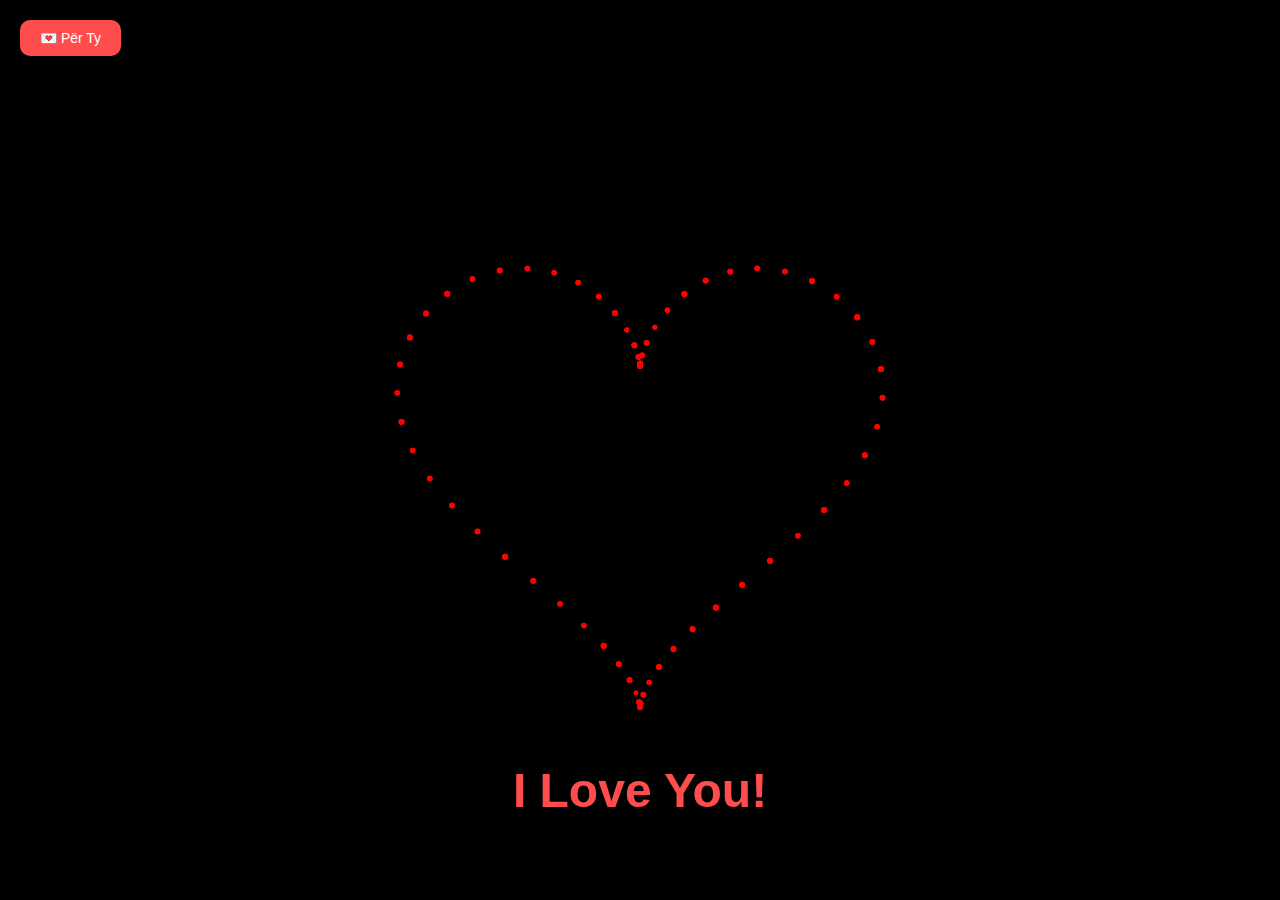
<file: index.html>
<!DOCTYPE html>
<html lang="en">
<head>
  <meta charset="UTF-8">
  <title>I Love You</title>
  <style>
    body {
      margin: 0;
      background-color: black;
      overflow: hidden;
      font-family: 'Arial', sans-serif;
    }

    canvas {
      display: block;
    }

    h1 {
      position: absolute;
      bottom: 50px;
      width: 100%;
      text-align: center;
      color: #ff4d4d;
      font-size: 48px;
      animation: glow 2s infinite alternate;
    }

    @keyframes glow {
      from { text-shadow: 0 0 10px red; }
      to { text-shadow: 0 0 30px red, 0 0 60px pink; }
    }

    button {
      position: absolute;
      top: 20px;
      background: #ff4d4d;
      border: none;
      color: white;
      padding: 10px 20px;
      font-size: 14px;
      border-radius: 10px;
      cursor: pointer;
      transition: background 0.3s;
      z-index: 10;
    }

    button:hover {
      background: #ff1a1a;
    }

    #toggleMusic { right: 20px; }
    #showMessage { left: 20px; }
    #shareBtn { top: 70px; left: 20px; }

    #secretMessage {
      position: absolute;
      top: 40%;
      left: 50%;
      transform: translate(-50%, -50%);
      background: rgba(255, 0, 100, 0.9);
      padding: 30px;
      border-radius: 15px;
      color: white;
      font-size: 24px;
      display: none;
      z-index: 20;
      animation: fadeIn 1s ease-in-out;
    }

    @keyframes fadeIn {
      from { opacity: 0; transform: translate(-50%, -60%); }
      to { opacity: 1; transform: translate(-50%, -50%); }
    }

    .emoji {
      position: absolute;
      top: -50px;
      font-size: 24px;
      animation: fall 5s linear infinite;
    }

    @keyframes fall {
      0% { transform: translateY(0); }
      100% { transform: translateY(100vh); opacity: 0; }
    }
  </style>
</head>
<body>

<canvas id="canvas"></canvas>
<h1>I Love You!</h1>

<!-- Butonat -->
<button id="showMessage">💌 Për Ty</button>
<!-- Mesazhi Sekret -->
<div id="secretMessage">Mke ndryshu jeten klea te dua shum 🥹🫀</div>

<script>
  const canvas = document.getElementById('canvas');
  const ctx = canvas.getContext('2d');
  canvas.width = window.innerWidth;
  canvas.height = window.innerHeight;

  let mouse = {
    x: canvas.width / 2,
    y: canvas.height / 2
  };

  const heartShape = () => {
    let points = [];
    for (let t = 0; t < Math.PI * 2; t += 0.1) {
      let x = 16 * Math.pow(Math.sin(t), 3);
      let y = -(13 * Math.cos(t) - 5 * Math.cos(2 * t) - 2 * Math.cos(3 * t) - Math.cos(4 * t));
      points.push({x: x, y: y});
    }
    return points;
  };

  const heart = heartShape();
  const particles = [];

  for (let i = 0; i < 1000; i++) {
    let p = heart[Math.floor(Math.random() * heart.length)];
    particles.push({
      x: canvas.width / 2 + p.x * 15,
      y: canvas.height / 2 + p.y * 15,
      size: Math.random() * 2 + 1,
      baseX: canvas.width / 2 + p.x * 15,
      baseY: canvas.height / 2 + p.y * 15
    });
  }

  function animate() {
    ctx.clearRect(0, 0, canvas.width, canvas.height);
    for (let i = 0; i < particles.length; i++) {
      let dx = mouse.x - particles[i].x;
      let dy = mouse.y - particles[i].y;
      let distance = Math.sqrt(dx * dx + dy * dy);
      let force = Math.min(150 / distance, 6);

      let angle = Math.atan2(dy, dx);

      particles[i].x -= Math.cos(angle) * force * 0.2;
      particles[i].y -= Math.sin(angle) * force * 0.2;

      particles[i].x += (particles[i].baseX - particles[i].x) * 0.03;
      particles[i].y += (particles[i].baseY - particles[i].y) * 0.03;

      ctx.beginPath();
      ctx.arc(particles[i].x, particles[i].y, particles[i].size, 0, Math.PI * 2);
      ctx.fillStyle = 'red';
      ctx.fill();
    }
    requestAnimationFrame(animate);
  }

  animate();

  window.addEventListener('resize', () => {
    canvas.width = window.innerWidth;
    canvas.height = window.innerHeight;
  });

  window.addEventListener('mousemove', (e) => {
    mouse.x = e.x;
    mouse.y = e.y;
  });

  // Muzika
  const music = document.getElementById("bgMusic");
  const btn = document.getElementById("toggleMusic");
  let playing = true;

  music.volume = 0.4;
  music.play();

  btn.addEventListener("click", () => {
    if (playing) {
      music.pause();
      btn.textContent = "🔈 Luaj Muzikën";
    } else {
      music.play();
      btn.textContent = "🔊 Ndalo Muzikën";
    }
    playing = !playing;
  });

  // Mesazhi Sekret
  const msgBtn = document.getElementById("showMessage");
  const secret = document.getElementById("secretMessage");

  msgBtn.addEventListener("click", () => {
    secret.style.display = "block";
    setTimeout(() => {
      secret.style.display = "none";
    }, 4000);
  });

  // Ndaj ne WhatsApp
  const shareBtn = document.getElementById("shareBtn");
  shareBtn.addEventListener("click", () => {
    const url = encodeURIComponent(window.location.href);
    const text = encodeURIComponent("Shiko këtë faqe që krijova për ty ❤️: ");
    window.open(`https://wa.me/?text=${text}${url}`, '_blank');
  });

  // Emoji dashurie
  function createEmoji() {
    const emoji = document.createElement('div');
    emoji.classList.add('emoji');
    emoji.innerText = "💖";
    emoji.style.left = Math.random() * window.innerWidth + "px";
    emoji.style.animationDuration = (Math.random() * 3 + 3) + "s";
    document.body.appendChild(emoji);

    setTimeout(() => {
      emoji.remove();
    }, 6000);
  }

  setInterval(createEmoji, 500);
</script>

</body>
</html>
</file>
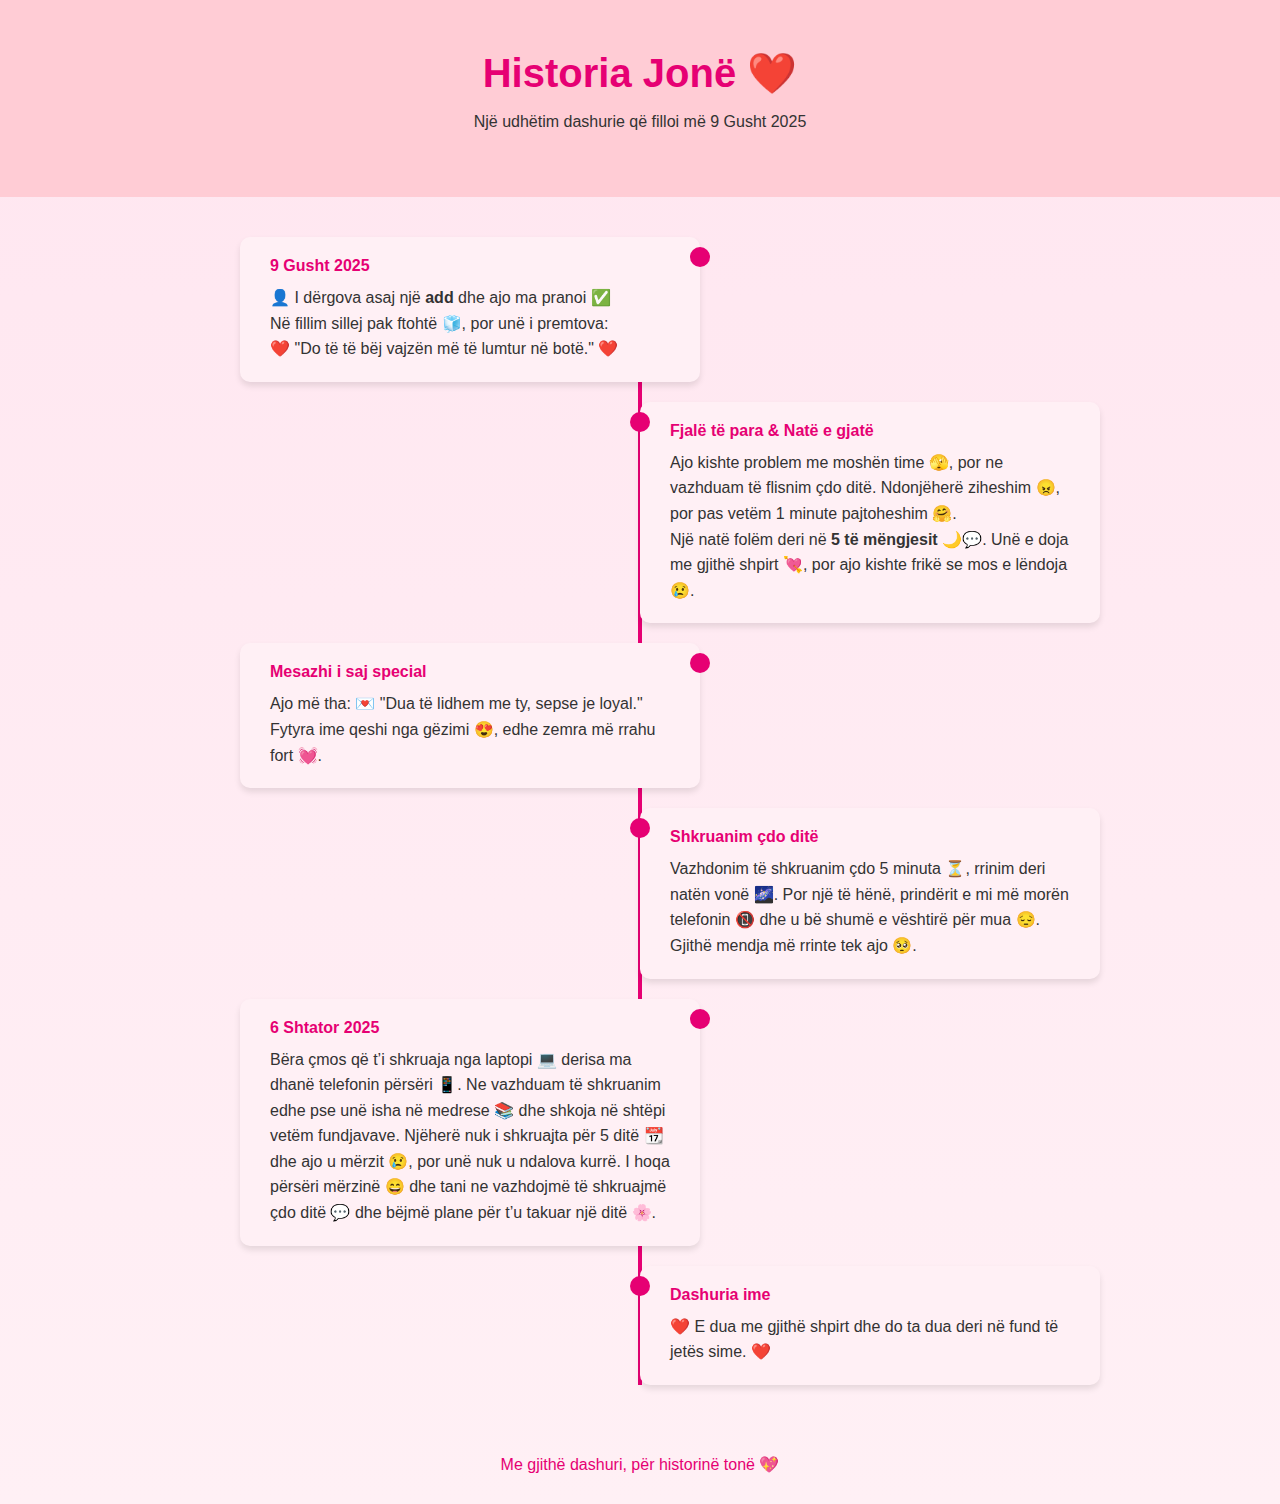
<file: historia.html>
<!DOCTYPE html>
<html lang="en">
<head>
    <meta charset="UTF-8">
    <meta name="viewport" content="width=device-width, initial-scale=1.0">
    <title>Historia Jonë ❤️</title>
    <style>
        body {
            font-family: 'Arial', sans-serif;
            background: linear-gradient(to bottom, #ffe6f0, #fff0f5);
            color: #333;
            margin: 0;
            padding: 0;
        }
        header {
            background-color: #ffccd5;
            text-align: center;
            padding: 50px 20px;
        }
        header h1 {
            font-size: 2.5em;
            margin: 0;
            color: #e60073;
        }
        .timeline {
            width: 90%;
            max-width: 800px;
            margin: 40px auto;
            position: relative;
        }
        .timeline::before {
            content: '';
            position: absolute;
            left: 50%;
            top: 0;
            bottom: 0;
            width: 4px;
            background: #e60073;
            transform: translateX(-50%);
        }
        .event {
            padding: 20px 30px;
            position: relative;
            width: 50%;
            background: #fff0f5;
            border-radius: 10px;
            margin: 20px 0;
            box-shadow: 0 4px 6px rgba(0,0,0,0.1);
        }
        .event:nth-child(odd) {
            left: 0;
        }
        .event:nth-child(even) {
            left: 50%;
        }
        .event::before {
            content: '';
            position: absolute;
            width: 20px;
            height: 20px;
            background: #e60073;
            border-radius: 50%;
            top: 20px;
            transform: translateY(-50%);
        }
        .event:nth-child(odd)::before {
            right: -10px;
        }
        .event:nth-child(even)::before {
            left: -10px;
        }
        .date {
            font-weight: bold;
            color: #e60073;
            margin-bottom: 10px;
        }
        .event p {
            margin: 0;
            line-height: 1.6;
        }
        footer {
            text-align: center;
            padding: 30px;
            color: #e60073;
        }
    </style>
</head>
<body>
    <header>
        <h1>Historia Jonë ❤️</h1>
        <p>Një udhëtim dashurie që filloi më 9 Gusht 2025</p>
    </header>

    <div class="timeline">
        <div class="event">
            <div class="date">9 Gusht 2025</div>
            <p>👤 I dërgova asaj një <strong>add</strong> dhe ajo ma pranoi ✅<br>
            Në fillim sillej pak ftohtë 🧊, por unë i premtova: <br>
            ❤️ "Do të të bëj vajzën më të lumtur në botë." ❤️</p>
        </div>

        <div class="event">
            <div class="date">Fjalë të para & Natë e gjatë</div>
            <p>Ajo kishte problem me moshën time 🫣, por ne vazhduam të flisnim çdo ditë.  
            Ndonjëherë ziheshim 😠, por pas vetëm 1 minute pajtoheshim 🤗.<br>
            Një natë folëm deri në <strong>5 të mëngjesit</strong> 🌙💬.  
            Unë e doja me gjithë shpirt 💘, por ajo kishte frikë se mos e lëndoja 😢.</p>
        </div>

        <div class="event">
            <div class="date">Mesazhi i saj special</div>
            <p>Ajo më tha: 💌 "Dua të lidhem me ty, sepse je loyal."  
            Fytyra ime qeshi nga gëzimi 😍, edhe zemra më rrahu fort 💓.</p>
        </div>

        <div class="event">
            <div class="date">Shkruanim çdo ditë</div>
            <p>Vazhdonim të shkruanim çdo 5 minuta ⏳, rrinim deri natën vonë 🌌.  
            Por një të hënë, prindërit e mi më morën telefonin 📵 dhe u bë shumë e vështirë për mua 😔.  
            Gjithë mendja më rrinte tek ajo 🥺.</p>
        </div>

        <div class="event">
            <div class="date">6 Shtator 2025</div>
            <p>Bëra çmos që t’i shkruaja nga laptopi 💻 derisa ma dhanë telefonin përsëri 📱.  
            Ne vazhduam të shkruanim edhe pse unë isha në medrese 📚 dhe shkoja në shtëpi vetëm fundjavave.  
            Njëherë nuk i shkruajta për 5 ditë 📆 dhe ajo u mërzit 😢, por unë nuk u ndalova kurrë.  
            I hoqa përsëri mërzinë 😄 dhe tani ne vazhdojmë të shkruajmë çdo ditë 💬 dhe bëjmë plane për t’u takuar një ditë 🌸.</p>
        </div>

        <div class="event">
            <div class="date">Dashuria ime</div>
            <p>❤️ E dua me gjithë shpirt dhe do ta dua deri në fund të jetës sime. ❤️</p>
        </div>
    </div>

    <footer>
        Me gjithë dashuri, për historinë tonë 💖
    </footer>
</body>
</html>
</file>
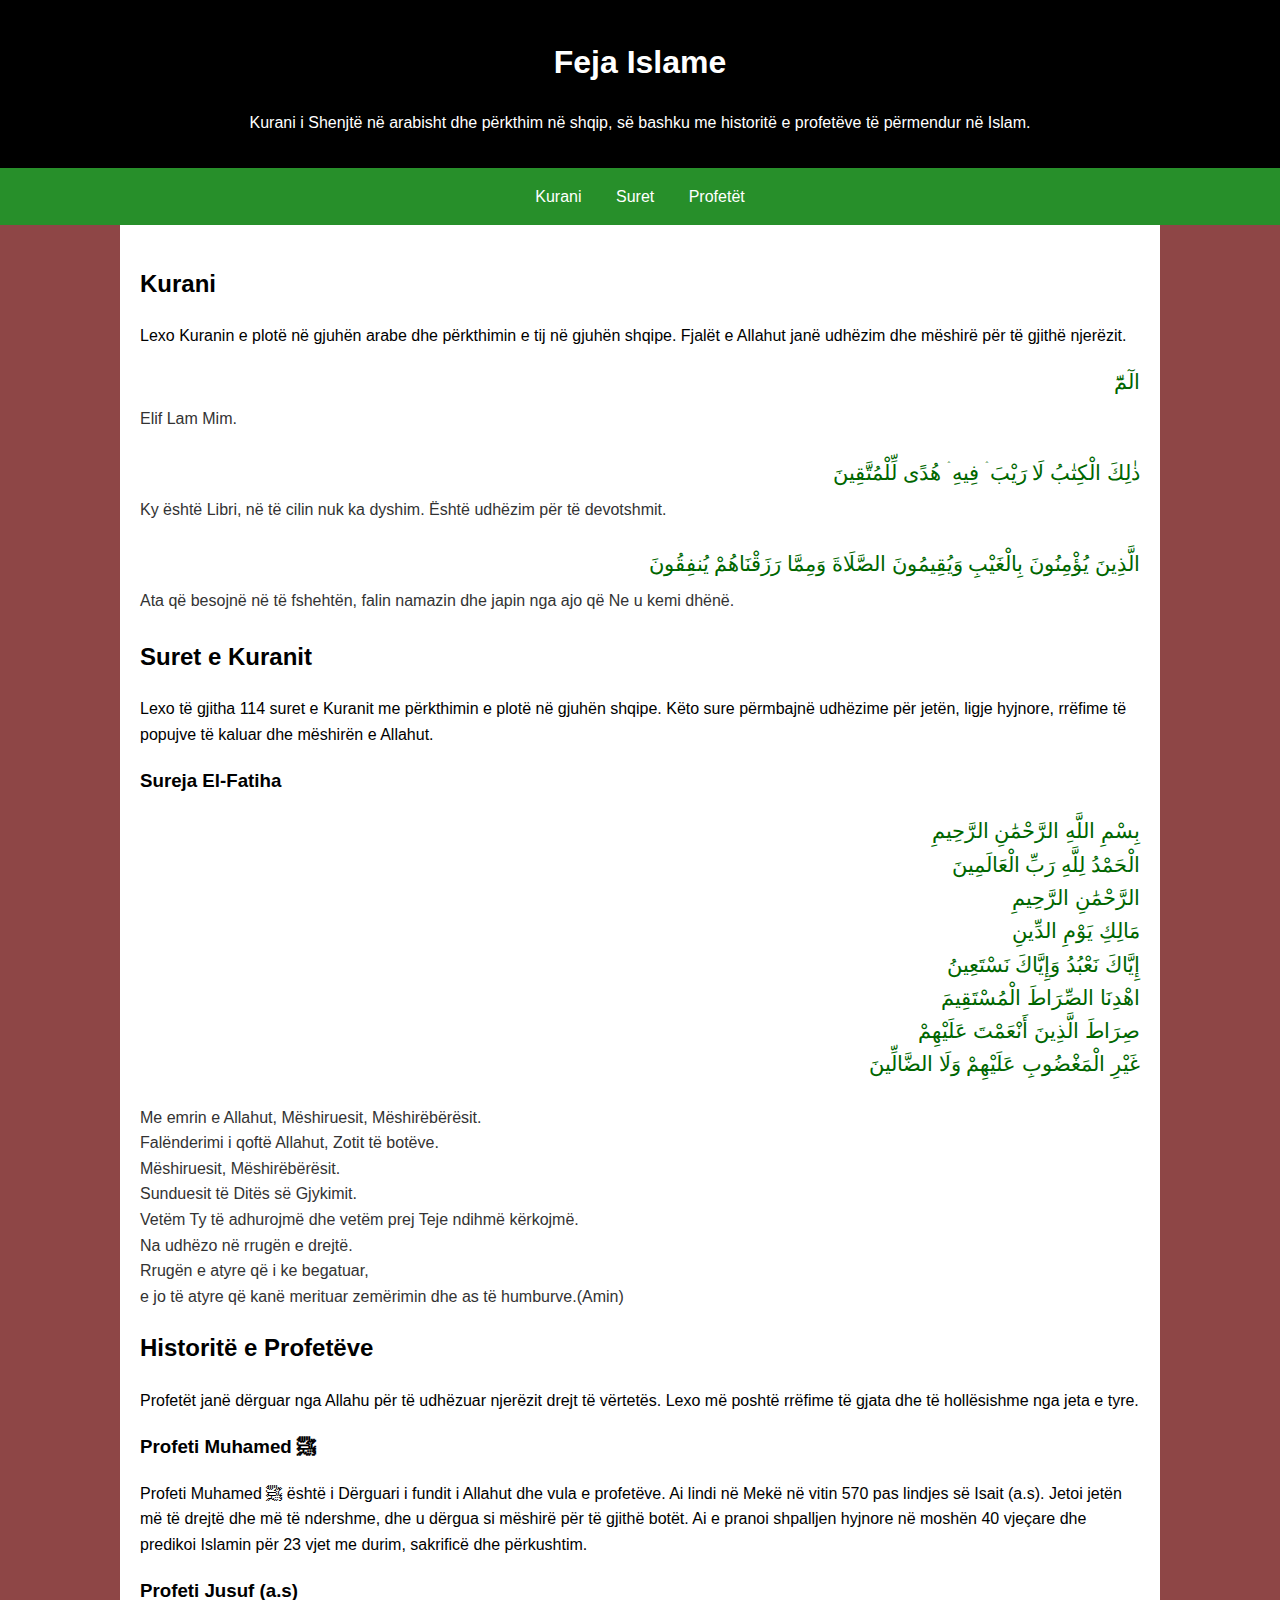
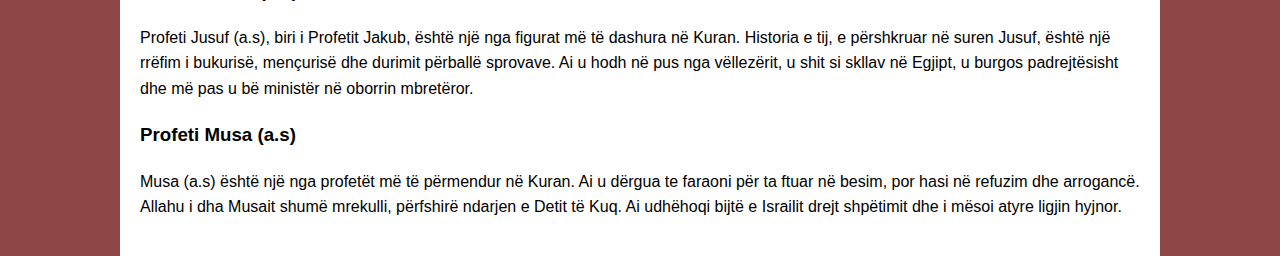
<file: muslim.html>
<!DOCTYPE html>
<html lang="en">
<head>
  <meta charset="UTF-8">
  <meta name="viewport" content="width=device-width, initial-scale=1.0">
  <title>Feja Islame - Kurani & Profetët</title>
  <style>
    body {
      font-family: Arial, sans-serif;
      background: #8e4646;
      margin: 0;
      padding: 0;
      line-height: 1.6;
    }
    header {
      background: #000000;
      color: rgb(255, 255, 255);
      padding: 1em 0;
      text-align: center;
    }
    nav {
      background: #278f2a;
      padding: 1em;
      text-align: center;
    }
    nav a {
      color: rgb(255, 255, 255);
      margin: 0 15px;
      text-decoration: none;
    }
    .container {
      padding: 20px;
      max-width: 1000px;
      margin: auto;
      background: rgb(255, 255, 255);
    }
    h2 {
      color: #000000;
    }
    .ayah {
      margin-bottom: 1.5em;
    }
    .arabic {
      font-size: 1.3em;
      color: #006600;
      direction: rtl;
      text-align: right;
    }
    .translation {
      color: #333;
      margin-top: 0.5em;
    }
  </style>
</head>
<body>
  <header>
    <h1>Feja Islame</h1>
    <p>Kurani i Shenjtë në arabisht dhe përkthim në shqip, së bashku me historitë e profetëve të përmendur në Islam.</p>
  </header>
  <nav>
    <a href="#kuran">Kurani</a>
    <a href="#suret">Suret</a>
    <a href="#profetet">Profetët</a>
  </nav>
  <div class="container">
    <section id="kuran">
      <h2>Kurani</h2>
      <p>Lexo Kuranin e plotë në gjuhën arabe dhe përkthimin e tij në gjuhën shqipe. Fjalët e Allahut janë udhëzim dhe mëshirë për të gjithë njerëzit.</p>
      <div class="ayah">
        <div class="arabic">الٓمّٓ</div>
        <div class="translation">Elif Lam Mim.</div>
      </div>
      <div class="ayah">
        <div class="arabic">ذٰلِكَ الْكِتٰبُ لَا رَيْبَ ۛ فِيهِ ۛ هُدًى لِّلْمُتَّقِينَ</div>
        <div class="translation">Ky është Libri, në të cilin nuk ka dyshim. Është udhëzim për të devotshmit.</div>
      </div>
      <div class="ayah">
        <div class="arabic">الَّذِينَ يُؤْمِنُونَ بِالْغَيْبِ وَيُقِيمُونَ الصَّلَاةَ وَمِمَّا رَزَقْنَاهُمْ يُنفِقُونَ</div>
        <div class="translation">Ata që besojnë në të fshehtën, falin namazin dhe japin nga ajo që Ne u kemi dhënë.</div>
      </div>
    </section>

    <section id="suret">
      <h2>Suret e Kuranit</h2>
      <p>Lexo të gjitha 114 suret e Kuranit me përkthimin e plotë në gjuhën shqipe. Këto sure përmbajnë udhëzime për jetën, ligje hyjnore, rrëfime të popujve të kaluar dhe mëshirën e Allahut.</p>
      <h3>Sureja El-Fatiha</h3>
<div class="ayah">
  <div class="arabic">
    بِسْمِ اللَّهِ الرَّحْمَٰنِ الرَّحِيمِ<br>
    الْحَمْدُ لِلَّهِ رَبِّ الْعَالَمِينَ<br>
    الرَّحْمَٰنِ الرَّحِيمِ<br>
    مَالِكِ يَوْمِ الدِّينِ<br>
    إِيَّاكَ نَعْبُدُ وَإِيَّاكَ نَسْتَعِينُ<br>
    اهْدِنَا الصِّرَاطَ الْمُسْتَقِيمَ<br>
    صِرَاطَ الَّذِينَ أَنْعَمْتَ عَلَيْهِمْ<br>
    غَيْرِ الْمَغْضُوبِ عَلَيْهِمْ وَلَا الضَّالِّينَ
  </div>
</div>
<div class="translation">
  Me emrin e Allahut, Mëshiruesit, Mëshirëbërësit.<br>
  Falënderimi i qoftë Allahut, Zotit të botëve.<br>
  Mëshiruesit, Mëshirëbërësit.<br>
  Sunduesit të Ditës së Gjykimit.<br>
  Vetëm Ty të adhurojmë dhe vetëm prej Teje ndihmë kërkojmë.<br>
  Na udhëzo në rrugën e drejtë.<br>
  Rrugën e atyre që i ke begatuar,<br>
  e jo të atyre që kanë merituar zemërimin dhe as të humburve.(Amin)
</div>

    <section id="profetet">
      <h2>Historitë e Profetëve</h2>
      <p>Profetët janë dërguar nga Allahu për të udhëzuar njerëzit drejt të vërtetës. Lexo më poshtë rrëfime të gjata dhe të hollësishme nga jeta e tyre.</p>
      <h3>Profeti Muhamed ﷺ</h3>
      <p>Profeti Muhamed ﷺ është i Dërguari i fundit i Allahut dhe vula e profetëve. Ai lindi në Mekë në vitin 570 pas lindjes së Isait (a.s). Jetoi jetën më të drejtë dhe më të ndershme, dhe u dërgua si mëshirë për të gjithë botët. Ai e pranoi shpalljen hyjnore në moshën 40 vjeçare dhe predikoi Islamin për 23 vjet me durim, sakrificë dhe përkushtim.</p>

      <h3>Profeti Jusuf (a.s)</h3>
      <p>Profeti Jusuf (a.s), biri i Profetit Jakub, është një nga figurat më të dashura në Kuran. Historia e tij, e përshkruar në suren Jusuf, është një rrëfim i bukurisë, mençurisë dhe durimit përballë sprovave. Ai u hodh në pus nga vëllezërit, u shit si skllav në Egjipt, u burgos padrejtësisht dhe më pas u bë ministër në oborrin mbretëror.</p>

      <h3>Profeti Musa (a.s)</h3>
      <p>Musa (a.s) është një nga profetët më të përmendur në Kuran. Ai u dërgua te faraoni për ta ftuar në besim, por hasi në refuzim dhe arrogancë. Allahu i dha Musait shumë mrekulli, përfshirë ndarjen e Detit të Kuq. Ai udhëhoqi bijtë e Israilit drejt shpëtimit dhe i mësoi atyre ligjin hyjnor.</p>
    </section>
  </div>
</body>
</html>
</file>
